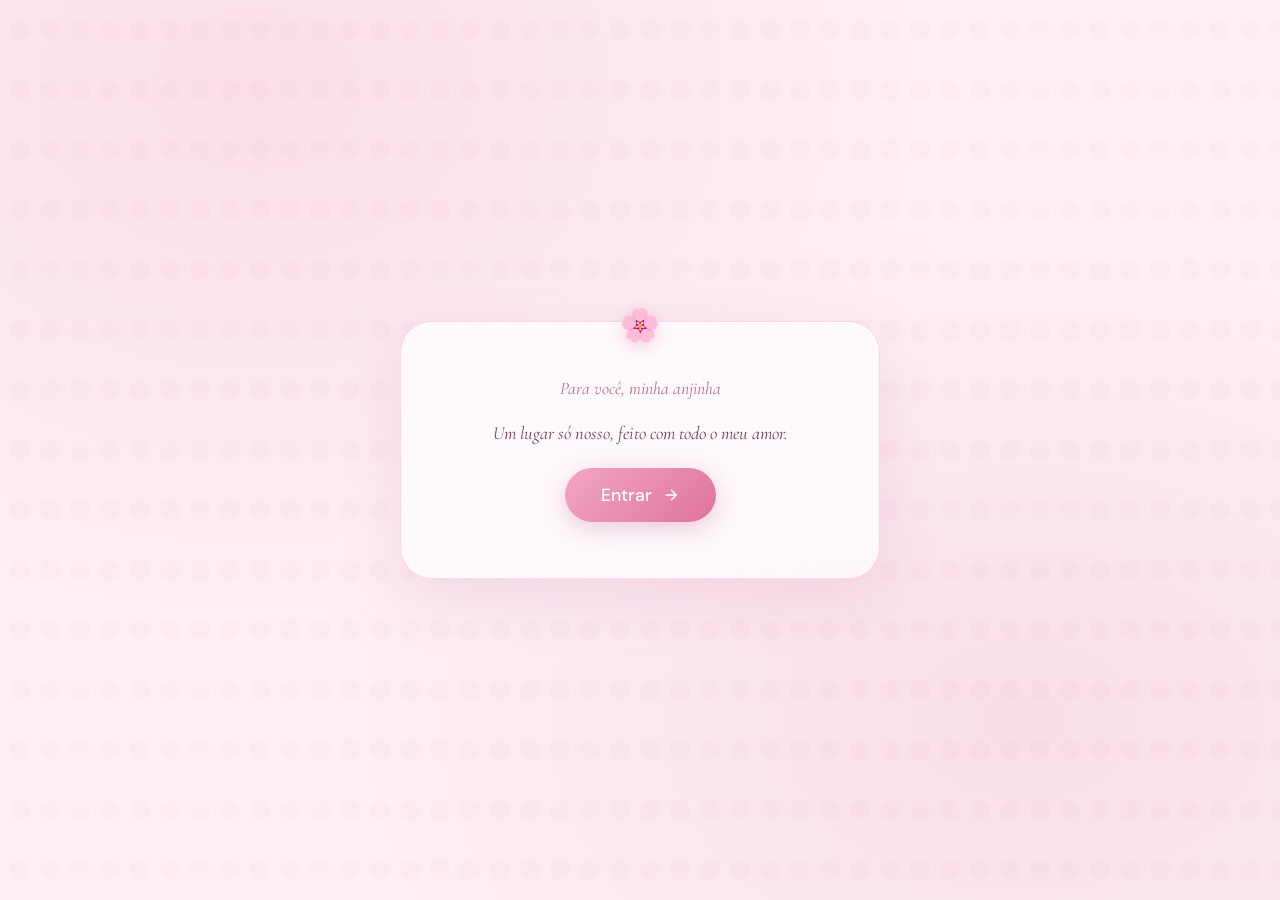
<file: index.html>
<!DOCTYPE html>
<html lang="pt-BR">
<head>
  <meta charset="UTF-8">
  <meta name="viewport" content="width=device-width, initial-scale=1.0">
  <link rel="stylesheet" href="./css/home.css">
  <link rel="stylesheet" href="./css/index.css">
  <title>Rua da Saudade N°29</title>
</head>
<body>
  <div class="petals-container" id="petals"></div>

  <main class="home-main">
    <div class="home-card">
      <p class="home-sub">Para você, minha anjinha</p>
      <p class="home-quote">Um lugar só nosso, feito com todo o meu amor.</p>
      <button class="btn-enter" onclick="window.location.href='./html/pageOne.html'">
        <span>Entrar</span>
        <svg width="18" height="18" viewBox="0 0 24 24" fill="none" stroke="currentColor" stroke-width="2"><path d="M5 12h14M12 5l7 7-7 7"/></svg>
      </button>
    </div>
  </main>
</body>
</html>
</file>
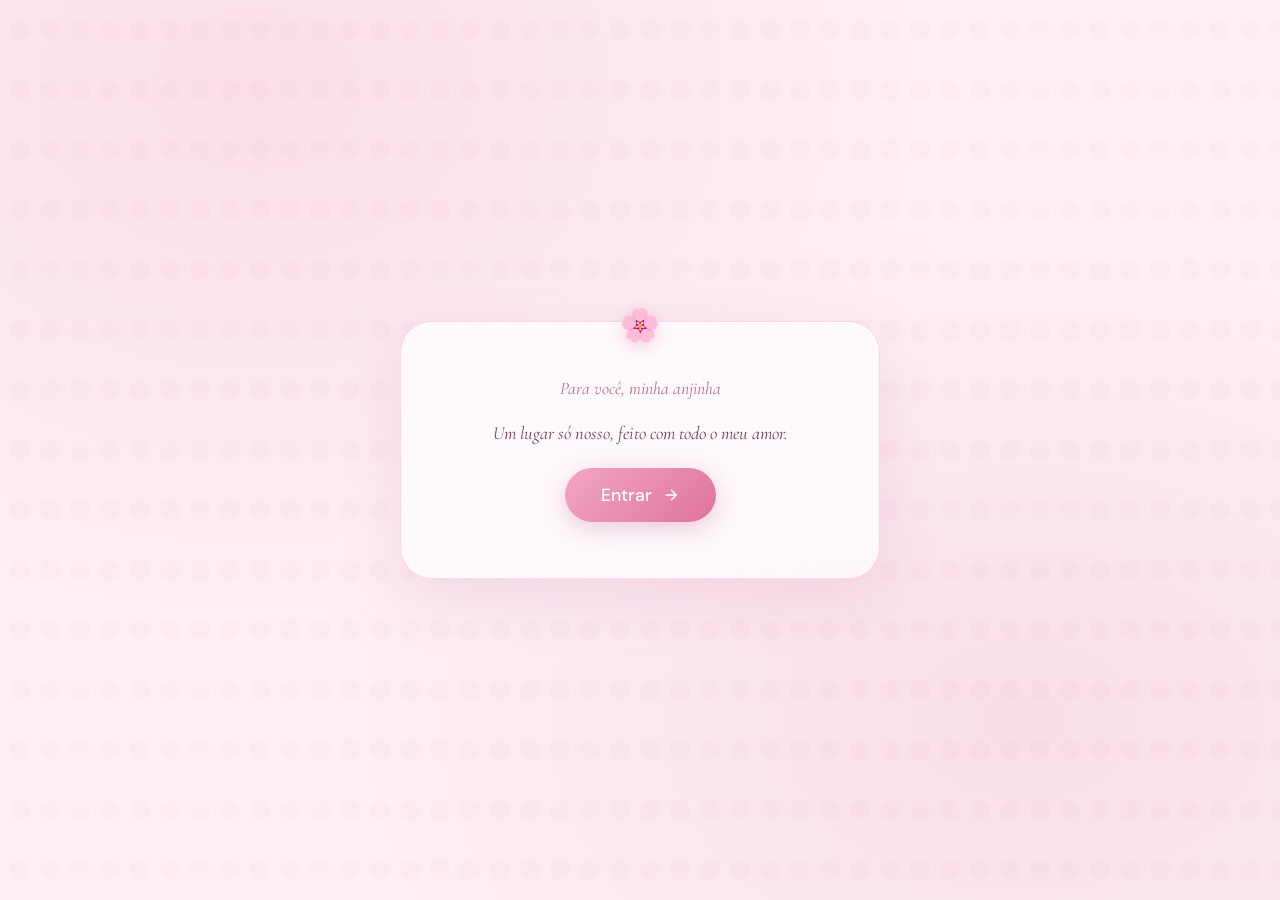
<file: html/index.html>
<!DOCTYPE html>
<html lang="pt-BR">
<head>
  <meta charset="UTF-8">
  <meta name="viewport" content="width=device-width, initial-scale=1.0">
  <link rel="stylesheet" href="../css/home.css">
  <link rel="stylesheet" href="../css/index.css">
  <title>Rua da Saudade N°29</title>
</head>
<body>
  <div class="petals-container" id="petals"></div>

  <main class="home-main">
    <div class="home-card">
      <p class="home-sub">Para você, minha anjinha</p>
      <p class="home-quote">Um lugar só nosso, feito com todo o meu amor.</p>
      <button class="btn-enter" onclick="window.location.href='pageOne.html'">
        <span>Entrar</span>
        <svg width="18" height="18" viewBox="0 0 24 24" fill="none" stroke="currentColor" stroke-width="2"><path d="M5 12h14M12 5l7 7-7 7"/></svg>
      </button>
    </div>
  </main>
</body>
</html>
</file>
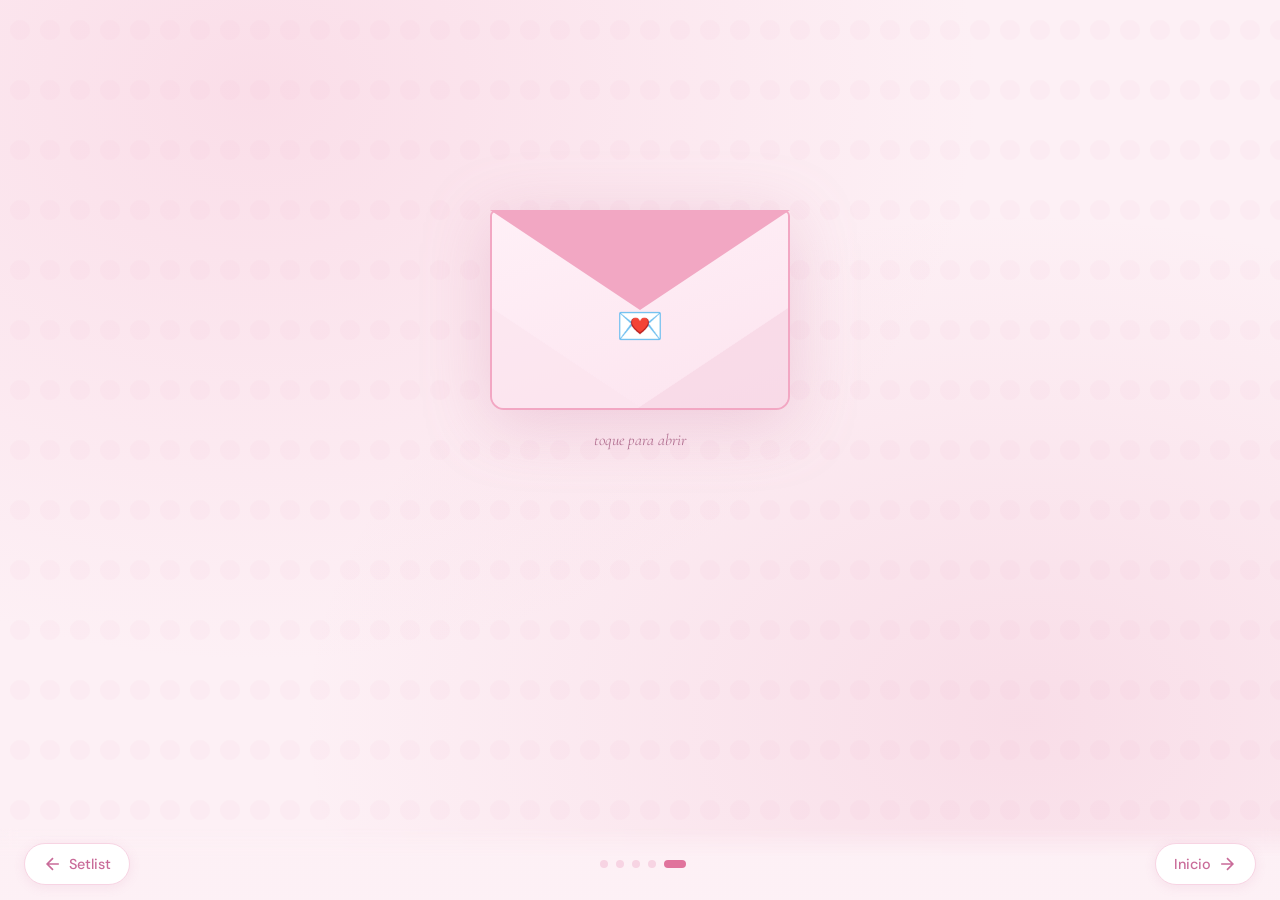
<file: html/carta.html>
<!DOCTYPE html>
<html lang="pt-BR">
<head>
  <meta charset="UTF-8">
  <meta name="viewport" content="width=device-width, initial-scale=1.0">
  <link rel="stylesheet" href="../css/home.css">
  <link rel="stylesheet" href="../css/carta.css">
  <title>Carta para Você</title>
</head>
<body>
  <div class="petals-container" id="petals"></div>

  <main>

    <!-- ENVELOPE -->
    <div class="envelope-wrapper" id="envelopeWrapper">
      <div class="envelope-scene">
        <div class="envelope" id="envelope" onclick="abrirCarta()">
          <div class="envelope-flap"></div>
          <div class="envelope-body">
            <div class="envelope-lines">
              <span></span><span></span><span></span>
            </div>
            <div class="envelope-seal">💌</div>
          </div>
          <div class="envelope-shadow"></div>
        </div>
        <p class="envelope-hint">toque para abrir</p>
      </div>
    </div>

    <!-- CARTA -->
    <div class="carta-wrapper hidden" id="cartaWrapper">
      <div class="carta-paper">

        <div class="carta-header">
          <span class="carta-deco">✦ &nbsp; ✦ &nbsp; ✦</span>
          <p class="carta-date">20 de Março de 2026</p>
        </div>

        <p class="carta-saudacao">Minha vida,</p>

        <div class="carta-body">
          <p>Nada jamais vai explicar o que foram esses (mais de) 2 meses ao seu lado, você me fez ser eu de novo, você faz algo que só você consegue e eu não sei nem dizer o que é, não só comigo, mas com tudo em minha volta, como se tudo ressonasse um pouco mais bonito, ter planos, enxergar um motivo, querer algo…</p>

          <p>E esse algo é você! Isso é a forma mais resumida que eu consigo dizer o que quero, porque eu sei que se não tiver você não vai valer a pena.</p>

          <p>Eu posso ser bem ignorante dizendo isso, mas às vezes acho que quando você diz que É o Yonlu você tá certa, mesmo que ele devesse demorar mais pra voltar, quem garante que alguém como você não devesse vir ao mundo de novo? Eu acho que sim, se você não existisse o que seria de mim? O que seria da rabugentice do Fred? Quem conseguiria ocupar o seu lugar?</p>

          <p>Ninguém, ninguém conseguiria, porque ninguém jamais vai ser alguém como você, alguém com tanto carinho e amor guardado dentro de si, e que eu sou tão grato por poder vivenciá-los.</p>

          <p>Enquanto escrevo isso só penso nas memórias que ainda vamos criar, como daqui algumas horas, de como sempre vamos lembrar como o nosso primeiro show do Deftones, o nosso primeiro Lollapalooza, <em>juntos</em>, e nas infinitas memórias que já temos, tanto tempo que passou tão rápido.</p>
        </div>

        <p class="carta-fechamento">Pra mais linda e perfeita garota que o mundo já conheceu.</p>

        <div class="carta-footer">
          <span class="carta-deco small">✦ &nbsp; ✦ &nbsp; ✦</span>
        </div>

      </div>
    </div>

  </main>

  <!-- NAV: index(0) · pageOne(1) · galeria(2) · carta(3✦) · setlist(4) -->
  <nav class="page-nav">
    <a href="setlist.html" class="nav-btn nav-prev">
      <svg width="20" height="20" viewBox="0 0 24 24" fill="none" stroke="currentColor" stroke-width="2"><path d="M19 12H5M12 19l-7-7 7-7"/></svg>
      <span>Setlist</span>
    </a>
    <div class="nav-dots">
      <a href="../index.html"   class="dot"></a>
      <a href="pageOne.html" class="dot"></a>
      <a href="galeria.html" class="dot"></a>
      <a href="setlist.html" class="dot"></a>
      <span                  class="dot active"></span>
    </div>
    <a href="../index.html" class="nav-btn nav-next">
      <span>Inicio</span>
      <svg width="20" height="20" viewBox="0 0 24 24" fill="none" stroke="currentColor" stroke-width="2"><path d="M5 12h14M12 5l7 7-7 7"/></svg>
    </a>
  </nav>

  <script src="../js/carta.js"></script>
</body>
</html>
</file>
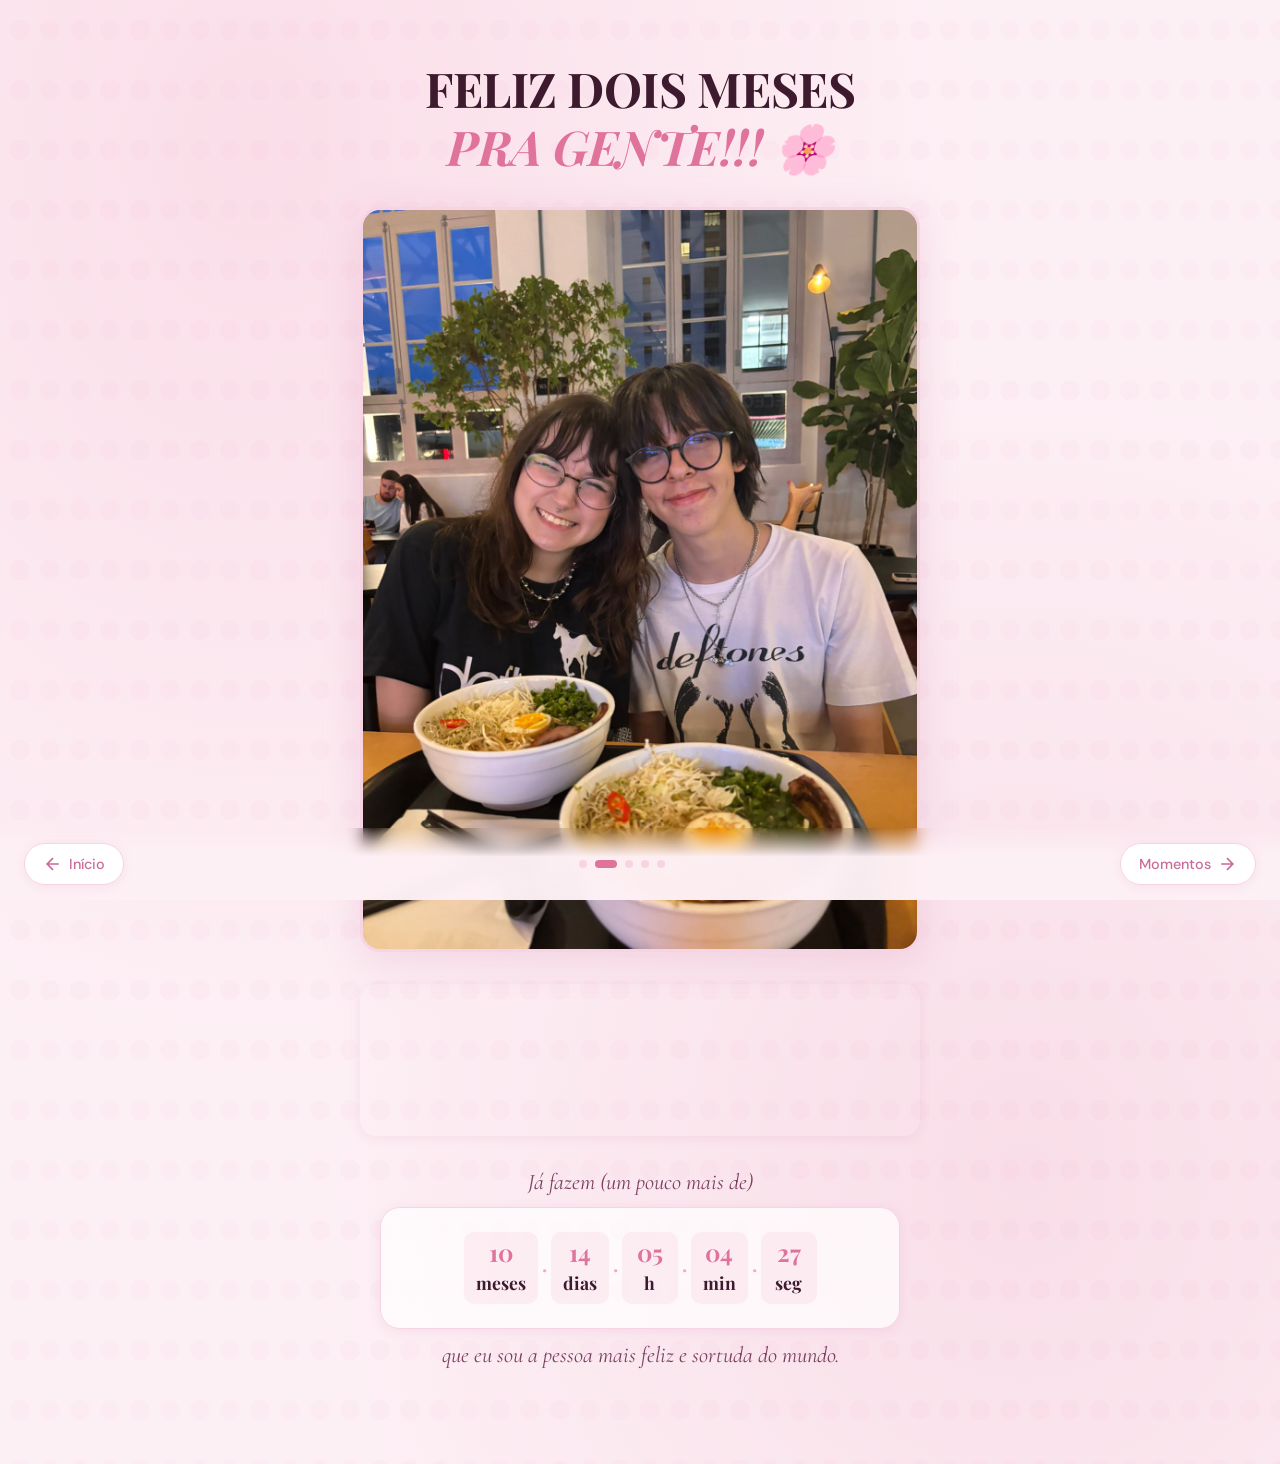
<file: html/pageOne.html>
<!DOCTYPE html>
<html lang="pt-BR">
<head>
  <meta charset="UTF-8">
  <meta name="viewport" content="width=device-width, initial-scale=1.0">
  <link rel="stylesheet" href="../css/home.css">
  <link rel="stylesheet" href="../css/pageOne.css">
  <title>Nosso Tempo</title>
</head>
<body>
  <div class="petals-container" id="petals"></div>

  <main>
    <h1 class="page-title">FELIZ DOIS MESES<br><span>PRA GENTE!!! 🌸</span></h1>

    <div class="photo-frame">
      <img src="../img/WhatsApp Image 2026-03-18 at 00.55.18.jpeg" alt="Nós dois" onerror="this.style.display='none'">
    </div>

    <iframe class="spotify-iframe"
      src="https://open.spotify.com/embed/track/7x4b0UccXSKBWxWmjcrG2T?utm_source=generator"
      height="152" frameBorder="0" allowfullscreen=""
      allow="autoplay; clipboard-write; encrypted-media; fullscreen; picture-in-picture"
      loading="lazy"></iframe>

    <div class="counter-section">
      <p class="counter-label">Já fazem (um pouco mais de)</p>
      <div id="contador">Carregando...</div>
      <p class="counter-label">que eu sou a pessoa mais feliz e sortuda do mundo.</p>
    </div>
  </main>

  <!-- NAV: index(0) · pageOne(1✦) · galeria(2) · carta(3) · setlist(4) -->
  <nav class="page-nav">
    <a href="../index.html" class="nav-btn nav-prev">
      <svg width="20" height="20" viewBox="0 0 24 24" fill="none" stroke="currentColor" stroke-width="2"><path d="M19 12H5M12 19l-7-7 7-7"/></svg>
      <span>Início</span>
    </a>
    <div class="nav-dots">
      <a href="index.html"   class="dot"></a>
      <span                  class="dot active"></span>
      <a href="galeria.html" class="dot"></a>
      <a href="setlist.html" class="dot"></a>
      <a href="carta.html"   class="dot"></a>
    </div>
    <a href="galeria.html" class="nav-btn nav-next">
      <span>Momentos</span>
      <svg width="20" height="20" viewBox="0 0 24 24" fill="none" stroke="currentColor" stroke-width="2"><path d="M5 12h14M12 5l7 7-7 7"/></svg>
    </a>
  </nav>
  <script src="../js/progPage.js" defer></script>
</body>
</html>
</file>
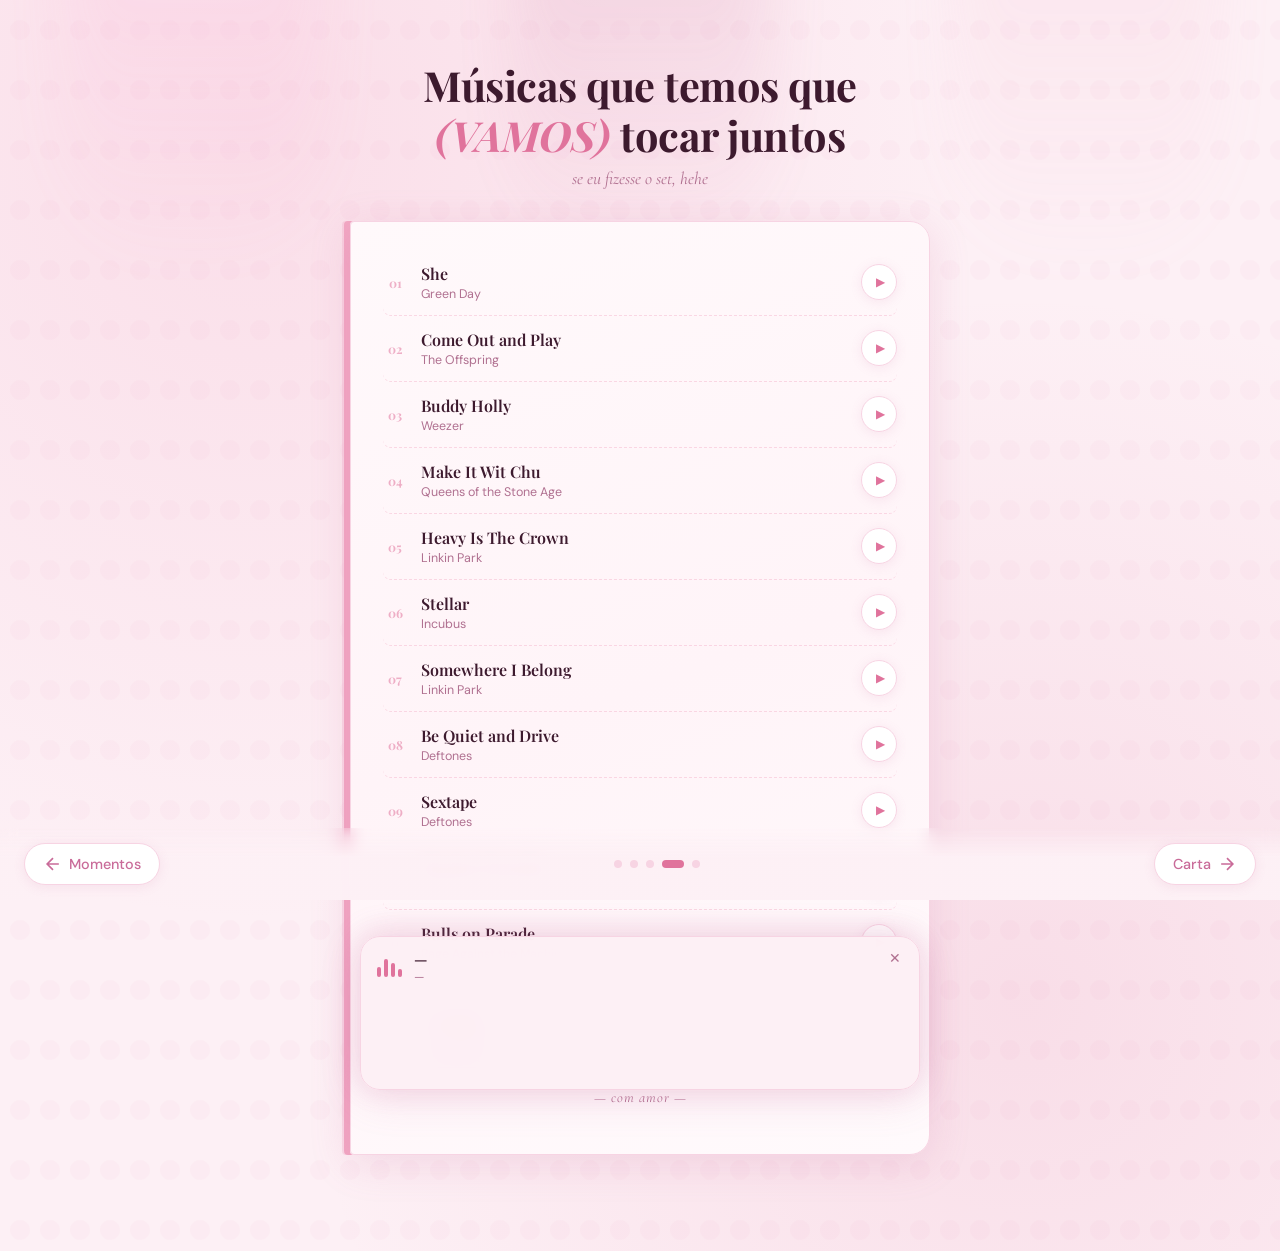
<file: html/setlist.html>
<!DOCTYPE html>
<html lang="pt-BR">
<head>
  <meta charset="UTF-8">
  <meta name="viewport" content="width=device-width, initial-scale=1.0">
  <link rel="stylesheet" href="../css/home.css">
  <link rel="stylesheet" href="../css/setlist.css">
  <title>Setlist</title>
</head>
<body>
  <div class="petals-container" id="petals"></div>
  <div class="stage-lights" aria-hidden="true">
    <div class="light l1"></div>
    <div class="light l2"></div>
    <div class="light l3"></div>
  </div>

  <main>
    <div class="setlist-header">
      <h1 class="setlist-title">Músicas que temos que<br><em>(VAMOS)</em> tocar juntos</h1>
      <p class="setlist-sub">se eu fizesse o set, hehe</p>
    </div>

    <div class="setlist-paper-wrapper">
    <div class="setlist-paper">

      <ol class="setlist-tracks">
        <li class="track" data-num="01">
          <div class="track-info">
            <span class="track-name">She</span>
            <span class="track-artist">Green Day</span>
          </div>
          <button class="track-play" data-src="https://open.spotify.com/embed/track/4wsQGsdf8D0Bj26cGdvreB?utm_source=generator">▶</button>
        </li>
        <li class="track" data-num="02">
          <div class="track-info">
            <span class="track-name">Come Out and Play</span>
            <span class="track-artist">The Offspring</span>
          </div>
          <button class="track-play" data-src="https://open.spotify.com/embed/track/5JJDu0Z5DKe7mR31MGksSg?utm_source=generator">▶</button>
        </li>
        <li class="track" data-num="03">
          <div class="track-info">
            <span class="track-name">Buddy Holly</span>
            <span class="track-artist">Weezer</span>
          </div>
          <button class="track-play" data-src="https://open.spotify.com/embed/track/3mwvKOyMmG77zZRunnxp9E?utm_source=generator">▶</button>
        </li>
        <li class="track" data-num="04">
          <div class="track-info">
            <span class="track-name">Make It Wit Chu</span>
            <span class="track-artist">Queens of the Stone Age</span>
          </div>
          <button class="track-play" data-src="https://open.spotify.com/embed/track/6GyDY0yE47rfk8pcuKhioh?utm_source=generator">▶</button>
        </li>
        <li class="track" data-num="05">
          <div class="track-info">
            <span class="track-name">Heavy Is The Crown</span>
            <span class="track-artist">Linkin Park</span>
          </div>
          <button class="track-play" data-src="https://open.spotify.com/embed/track/2HBBM75Xv3o2Mqdyh1NcM0?utm_source=generator">▶</button>
        </li>
        <li class="track" data-num="06">
          <div class="track-info">
            <span class="track-name">Stellar</span>
            <span class="track-artist">Incubus</span>
          </div>
          <button class="track-play" data-src="https://open.spotify.com/embed/track/6ISuXA3UCPMtsyEUGUTAyn?utm_source=generator">▶</button>
        </li>
        <li class="track" data-num="07">
          <div class="track-info">
            <span class="track-name">Somewhere I Belong</span>
            <span class="track-artist">Linkin Park</span>
          </div>
          <button class="track-play" data-src="https://open.spotify.com/embed/track/3agtg0x11wPvLIWkYR39nZ?utm_source=generator">▶</button>
        </li>
        <li class="track" data-num="08">
          <div class="track-info">
            <span class="track-name">Be Quiet and Drive</span>
            <span class="track-artist">Deftones</span>
          </div>
          <button class="track-play" data-src="https://open.spotify.com/embed/track/4Uiw0Sl9yskBaC6P4DcdVD?utm_source=generator">▶</button>
        </li>
        <li class="track" data-num="09">
          <div class="track-info">
            <span class="track-name">Sextape</span>
            <span class="track-artist">Deftones</span>
          </div>
          <button class="track-play" data-src="https://open.spotify.com/embed/track/1EryAkZ0VHstC6haIxVBiE?utm_source=generator">▶</button>
        </li>
        <li class="track" data-num="10">
          <div class="track-info">
            <span class="track-name">Menina Estranha</span>
            <span class="track-artist">Restart</span>
          </div>
          <button class="track-play" data-src="https://open.spotify.com/embed/track/5ltKcubb4XyraT99idcCZX?utm_source=generator">▶</button>
        </li>
        <li class="track" data-num="11">
          <div class="track-info">
            <span class="track-name">Bulls on Parade</span>
            <span class="track-artist">Rage Against the Machine</span>
          </div>
          <button class="track-play" data-src="https://open.spotify.com/embed/track/0tZ3mElWcr74OOhKEiNz1x?utm_source=generator">▶</button>
        </li>
        <li class="track encore" data-num="✦">
          <div class="track-info">
            <span class="track-name">Everlong</span>
            <span class="track-artist">Foo Fighters</span>
            <span class="encore-tag">encore</span>
          </div>
          <button class="track-play" data-src="https://open.spotify.com/embed/track/5UWwZ5lm5PKu6eKsHAGxOk?utm_source=generator">▶</button>
        </li>
      </ol>

      <div class="paper-footer"><span> — com amor — </span></div>
    </div><!-- /setlist-paper -->
    </div><!-- /setlist-paper-wrapper -->

    <!-- Sticky player -->
    <div class="sticky-player" id="stickyPlayer">
      <div class="sp-info">
        <div class="sp-bars"><span></span><span></span><span></span><span></span></div>
        <div class="sp-text">
          <span class="sp-name"   id="spName">—</span>
          <span class="sp-artist" id="spArtist">—</span>
        </div>
      </div>
      <iframe id="stickyEmbed" src="" frameBorder="0" allowfullscreen=""
        allow="autoplay; clipboard-write; encrypted-media; fullscreen; picture-in-picture"
        loading="lazy"></iframe>
      <button class="sp-close" id="spClose" aria-label="Fechar player">✕</button>
    </div>
  </main>

  <!-- NAV: index(0) · pageOne(1) · galeria(2) · carta(3) · setlist(4✦) -->
  <nav class="page-nav">
    <a href="galeria.html" class="nav-btn nav-prev">
      <svg width="20" height="20" viewBox="0 0 24 24" fill="none" stroke="currentColor" stroke-width="2"><path d="M19 12H5M12 19l-7-7 7-7"/></svg>
      <span>Momentos</span>
    </a>
    <div class="nav-dots">
      <a href="../index.html"   class="dot"></a>
      <a href="pageOne.html" class="dot"></a>
      <a href="galeria.html" class="dot"></a>
      <span                  class="dot active"></span>
      <a href="carta.html"   class="dot"></a>
    </div>
    <a href="carta.html" class="nav-btn nav-next">
      <span>Carta</span>
      <svg width="20" height="20" viewBox="0 0 24 24" fill="none" stroke="currentColor" stroke-width="2"><path d="M5 12h14M12 5l7 7-7 7"/></svg>
    </a>
  </nav>
  <script src="../js/setlist.js"></script>
</body>
</html>
</file>
<file: css/home.css>
/* ===== IMPORTS ===== */
@import url('https://fonts.googleapis.com/css2?family=Playfair+Display:ital,wght@0,400;0,700;1,400;1,700&family=Cormorant+Garamond:ital,wght@0,300;0,400;0,600;1,300;1,400&family=DM+Sans:wght@300;400;500&display=swap');

/* ===== VARIABLES ===== */
:root {
  --rose:       #f2a7c3;
  --rose-deep:  #e0739c;
  --rose-light: #fce4ef;
  --blush:      #fdf0f5;
  --petal:      #f7d4e3;
  --mauve:      #c96b99;
  --text-dark:  #3d1a2e;
  --text-mid:   #7a4060;
  --text-light: #b07090;
  --white:      #ffffff;
  --card-bg:    rgba(255,255,255,0.72);
  --shadow:     0 8px 40px rgba(201,107,153,0.18);
  --shadow-sm:  0 2px 12px rgba(201,107,153,0.12);
  --nav-h:      72px;
}

/* ===== RESET ===== */
*, *::before, *::after { box-sizing: border-box; margin: 0; padding: 0; }
html { scroll-behavior: smooth; }

/* ===== BODY ===== */
body {
  background-color: var(--blush);
  background-image:
    radial-gradient(ellipse at 20% 10%, rgba(242,167,195,0.25) 0%, transparent 50%),
    radial-gradient(ellipse at 80% 80%, rgba(224,115,156,0.15) 0%, transparent 50%),
    url("data:image/svg+xml,%3Csvg width='60' height='60' viewBox='0 0 60 60' xmlns='http://www.w3.org/2000/svg'%3E%3Cg fill='none' fill-rule='evenodd'%3E%3Cg fill='%23f2a7c3' fill-opacity='0.07'%3E%3Cpath d='M30 30c0-5.523-4.477-10-10-10S10 24.477 10 30s4.477 10 10 10 10-4.477 10-10zm10 0c0 5.523 4.477 10 10 10s10-4.477 10-10-4.477-10-10-10-10 4.477-10 10z'/%3E%3C/g%3E%3C/g%3E%3C/svg%3E");
  font-family: 'DM Sans', sans-serif;
  color: var(--text-dark);
  min-height: 100vh;
  overflow-x: hidden;
}

/* ===== PETALS ===== */
.petals-container {
  position: fixed; inset: 0;
  pointer-events: none; z-index: 0; overflow: hidden;
}
.petal {
  position: absolute; top: -40px;
  width: 12px; height: 12px;
  background: radial-gradient(circle at 40% 30%, #fce4ef, #f2a7c3);
  border-radius: 50% 0 50% 0; opacity: 0;
  animation: fall linear infinite;
}
@keyframes fall {
  0%   { transform: translateY(-40px) rotate(0deg);   opacity: 0; }
  10%  { opacity: 0.7; }
  90%  { opacity: 0.5; }
  100% { transform: translateY(110vh) rotate(720deg); opacity: 0; }
}

/* ===== MAIN ===== */
main {
  position: relative; z-index: 1;
  max-width: min(700px, 100%);
  margin: 0 auto;
  padding: clamp(32px,6vw,60px) clamp(16px,4vw,24px) calc(var(--nav-h) + 24px);
  display: flex; flex-direction: column;
  align-items: center;
  gap: clamp(20px,4vw,32px);
}

/* ===== SHARED TYPOGRAPHY ===== */
.page-title {
  font-family: 'Playfair Display', serif;
  font-size: clamp(1.6rem, 5vw, 3rem);
  font-weight: 700; color: var(--text-dark);
  text-align: center; line-height: 1.2; letter-spacing: -0.5px;
}
.page-title span { color: var(--rose-deep); font-style: italic; }

.page-sub {
  font-family: 'Cormorant Garamond', serif;
  font-size: clamp(1rem, 3vw, 1.25rem);
  font-style: italic; color: var(--text-mid); text-align: center;
}

/* ===== PHOTO FRAME ===== */
.photo-frame {
  width: 100%; max-width: 560px;
  border-radius: 20px; overflow: hidden;
  box-shadow: var(--shadow); border: 3px solid var(--petal);
  background: var(--petal); min-height: 160px;
  display: flex; align-items: center; justify-content: center;
}
.photo-frame img { width: 100%; display: block; }

/* ===== COUNTER ===== */
.counter-section {
  text-align: center; display: flex; flex-direction: column;
  align-items: center; gap: 12px; width: 100%;
}
.counter-label {
  font-family: 'Cormorant Garamond', serif;
  font-size: clamp(1.1rem, 3vw, 1.4rem);
  font-style: italic; color: var(--text-mid);
}
#contador {
  font-family: 'Playfair Display', serif;
  font-size: clamp(0.85rem, 2.5vw, 1.1rem);
  font-weight: 700; color: var(--text-dark);
  background: var(--card-bg); border: 1.5px solid var(--petal);
  padding: clamp(14px,3vw,24px) clamp(16px,4vw,40px);
  border-radius: 20px; box-shadow: var(--shadow-sm); line-height: 2;
  width: 100%; max-width: 520px;
}

/* ===== SPOTIFY EMBED ===== */
.spotify-iframe {
  width: 100%; max-width: 560px;
  border-radius: 16px; box-shadow: var(--shadow-sm); display: block;
  height: 152px;
}

/* ===== NAV ===== */
.page-nav {
  position: fixed; bottom: 0; left: 0; right: 0;
  z-index: 100; height: var(--nav-h);
  display: flex; align-items: center; justify-content: space-between;
  padding: 0 clamp(12px,4vw,24px) env(safe-area-inset-bottom, 0px);
  background: linear-gradient(to top, rgba(253,240,245,0.98) 60%, transparent);
  backdrop-filter: blur(8px); -webkit-backdrop-filter: blur(8px);
}
.nav-btn {
  display: flex; align-items: center; gap: 6px;
  text-decoration: none; font-family: 'DM Sans', sans-serif;
  font-size: clamp(0.78rem, 2.5vw, 0.9rem); font-weight: 500;
  color: var(--mauve); background: var(--white);
  border: 1.5px solid var(--petal);
  padding: clamp(8px,2vw,10px) clamp(12px,3vw,18px);
  border-radius: 50px; box-shadow: var(--shadow-sm); transition: all 0.2s ease;
  white-space: nowrap;
}
.nav-btn:hover { background: var(--rose-light); transform: translateY(-2px); box-shadow: var(--shadow); }
.nav-dots { display: flex; gap: clamp(5px,1.5vw,8px); align-items: center; }
.dot {
  width: 8px; height: 8px; border-radius: 50%;
  background: var(--petal); text-decoration: none;
  display: inline-block; transition: all 0.2s ease; flex-shrink: 0;
}
.dot:hover { background: var(--rose-deep); transform: scale(1.3); }
.dot.active { background: var(--rose-deep); width: 22px; border-radius: 4px; }

/* ===== ENTER BUTTON ===== */
.btn-enter {
  display: inline-flex; align-items: center; gap: 10px;
  background: linear-gradient(135deg, var(--rose), var(--rose-deep));
  color: white; border: none; border-radius: 50px;
  padding: clamp(12px,3vw,16px) clamp(24px,5vw,36px);
  font-size: clamp(0.95rem, 2.5vw, 1.1rem);
  font-family: 'DM Sans', sans-serif; font-weight: 500; cursor: pointer;
  box-shadow: 0 6px 24px rgba(201,107,153,0.35); transition: all 0.3s ease;
}
.btn-enter:hover { transform: translateY(-3px); box-shadow: 0 10px 32px rgba(201,107,153,0.45); }

/* ===== SCROLLBAR ===== */
::-webkit-scrollbar { width: 4px; }
::-webkit-scrollbar-track { background: var(--blush); }
::-webkit-scrollbar-thumb { background: var(--petal); border-radius: 2px; }
::-webkit-scrollbar-thumb:hover { background: var(--rose); }

/* ===== RESPONSIVE ===== */
@media (max-width: 480px) {
  .nav-btn span { display: none; }
  .nav-btn { padding: 9px 12px; }
  .dot { width: 7px; height: 7px; }
  .dot.active { width: 18px; }
}
</file>
<file: css/index.css>
/* ===== INDEX PAGE ===== */
.home-main {
  position: relative; z-index: 1;
  min-height: 100vh; display: flex;
  align-items: center; justify-content: center;
  padding: clamp(24px,5vw,40px) clamp(16px,4vw,24px);
}

.home-card {
  position: relative;
  background: rgba(255,255,255,0.75);
  backdrop-filter: blur(16px); -webkit-backdrop-filter: blur(16px);
  border: 1.5px solid rgba(242,167,195,0.4);
  border-radius: clamp(20px,4vw,32px);
  padding: clamp(36px,7vw,56px) clamp(24px,6vw,52px);
  max-width: 480px; width: 100%; text-align: center;
  box-shadow: 0 20px 60px rgba(201,107,153,0.15), 0 1px 0 rgba(255,255,255,0.8) inset;
  display: flex; flex-direction: column; align-items: center;
  gap: clamp(14px,3vw,20px);
  animation: fadeUp 1s ease both;
}
.home-card::before {
  content: '🌸'; position: absolute; top: -18px; left: 50%;
  transform: translateX(-50%); font-size: clamp(1.5rem,4vw,2rem);
  filter: drop-shadow(0 4px 8px rgba(201,107,153,0.3));
}

@keyframes fadeUp {
  from { opacity: 0; transform: translateY(30px); }
  to   { opacity: 1; transform: translateY(0); }
}

.home-deco {
  font-size: clamp(1rem,3vw,1.4rem); color: var(--rose-deep);
  letter-spacing: 8px; animation: fadeUp 1s 0.1s ease both;
}
.home-sub {
  font-family: 'Cormorant Garamond', serif; font-style: italic;
  font-size: clamp(0.95rem,2.5vw,1.1rem); color: var(--text-light);
  animation: fadeUp 1s 0.2s ease both;
}
.home-title {
  font-family: 'Playfair Display', serif;
  font-size: clamp(1.9rem,7vw,3.4rem);
  font-weight: 700; color: var(--text-dark);
  line-height: 1.1; letter-spacing: -1px;
  animation: fadeUp 1s 0.3s ease both;
}
.home-title span { font-style: italic; color: var(--rose-deep); }
.home-quote {
  font-family: 'Cormorant Garamond', serif; font-style: italic;
  font-size: clamp(0.98rem,2.5vw,1.15rem); color: var(--text-mid);
  line-height: 1.6; animation: fadeUp 1s 0.4s ease both;
}
.btn-enter { animation: fadeUp 1s 0.5s ease both; }
</file>
<file: css/carta.css>
/* ===== CARTA PAGE ===== */
@keyframes fadeUp {
  from { opacity: 0; transform: translateY(28px); }
  to   { opacity: 1; transform: translateY(0); }
}
@keyframes letterOpen {
  from { opacity: 0; transform: translateY(20px) scale(0.97); }
  to   { opacity: 1; transform: translateY(0) scale(1); }
}

/* ===== ENVELOPE ===== */
.envelope-wrapper {
  display: flex; align-items: center; justify-content: center;
  min-height: 60vh; animation: fadeUp 0.8s ease both;
  transition: opacity 0.5s ease, transform 0.5s ease;
}
.envelope-scene {
  display: flex; flex-direction: column; align-items: center;
  gap: clamp(14px,3vw,20px);
}

.envelope {
  width: clamp(220px,60vw,300px);
  height: clamp(148px,40vw,200px);
  position: relative; cursor: pointer;
  transition: transform 0.3s ease;
  filter: drop-shadow(0 12px 32px rgba(201,107,153,0.25));
}
.envelope:hover { transform: translateY(-6px) scale(1.02); }

.envelope-body {
  position: absolute; inset: 0;
  background: linear-gradient(160deg, #fff0f7, #fce4ef);
  border-radius: 6px 6px 14px 14px;
  border: 2px solid var(--rose);
  display: flex; flex-direction: column;
  align-items: center; justify-content: center;
  gap: clamp(10px,2vw,14px); overflow: hidden;
}
.envelope-lines {
  display: flex; flex-direction: column; gap: 6px;
  width: clamp(50px,15vw,80px); opacity: 0.35;
}
.envelope-lines span {
  display: block; height: 2px; border-radius: 1px;
  background: var(--rose-deep);
}
.envelope-lines span:nth-child(1) { width: 100%; }
.envelope-lines span:nth-child(2) { width: 70%; margin: 0 auto; }
.envelope-lines span:nth-child(3) { width: 45%; margin: 0 auto; }

.envelope-seal {
  font-size: clamp(1.8rem,5vw,2.4rem);
  animation: sealPulse 2.2s ease infinite; line-height: 1;
}
@keyframes sealPulse {
  0%, 100% { transform: scale(1) rotate(-4deg); }
  50%       { transform: scale(1.1) rotate(4deg); }
}

.envelope-flap {
  position: absolute; top: 0; left: 0; width: 0; height: 0;
  border-left: clamp(110px,30vw,150px) solid transparent;
  border-right: clamp(110px,30vw,150px) solid transparent;
  border-top: clamp(74px,20vw,100px) solid var(--rose);
  z-index: 3; transform-origin: top center;
  transition: transform 0.7s cubic-bezier(0.4,0,0.2,1);
}
.envelope.open .envelope-flap { transform: rotateX(180deg); }

.envelope-body::before, .envelope-body::after {
  content: ''; position: absolute; bottom: 0; width: 0; height: 0;
}
.envelope-body::before {
  left: 0;
  border-bottom: clamp(74px,20vw,100px) solid var(--rose-light);
  border-right: clamp(110px,30vw,150px) solid transparent; opacity: 0.6;
}
.envelope-body::after {
  right: 0;
  border-bottom: clamp(74px,20vw,100px) solid var(--petal);
  border-left: clamp(110px,30vw,150px) solid transparent; opacity: 0.6;
}

.envelope-hint {
  font-family: 'Cormorant Garamond', serif; font-style: italic;
  font-size: clamp(0.88rem,2.5vw,1rem); color: var(--text-light);
  animation: breathe 3s ease infinite;
}
@keyframes breathe {
  0%, 100% { opacity: 0.6; }
  50%       { opacity: 1; }
}

/* ===== CARTA ===== */
.carta-wrapper {
  width: 100%; max-width: 600px;
  animation: letterOpen 0.8s ease both;
}
.carta-wrapper.hidden { display: none; }

.carta-paper {
  background: linear-gradient(160deg, #fffdfe 0%, #fff6f9 60%, #fffafb 100%);
  border: 1.5px solid var(--petal);
  border-radius: 4px clamp(16px,4vw,24px) clamp(16px,4vw,24px) clamp(16px,4vw,24px);
  padding: clamp(28px,6vw,52px) clamp(20px,5vw,48px) clamp(24px,5vw,44px);
  box-shadow:
    var(--shadow),
    0 1px 0 rgba(255,255,255,0.95) inset,
    -4px 0 0 var(--rose),
    -6px 0 0 rgba(242,167,195,0.3);
  position: relative;
}
.carta-paper::after {
  content: ''; position: absolute; top: 0; right: 0;
  width: clamp(36px,8vw,52px); height: clamp(36px,8vw,52px);
  background: linear-gradient(225deg, var(--petal) 50%, transparent 50%);
  border-radius: 0 clamp(16px,4vw,24px) 0 0;
}

/* ===== CARTA CONTENT ===== */
.carta-header {
  display: flex; flex-direction: column; align-items: center;
  gap: 6px; margin-bottom: clamp(20px,4vw,32px);
}
.carta-deco {
  font-size: clamp(0.75rem,2vw,0.85rem); color: var(--rose);
  letter-spacing: clamp(4px,2vw,8px); text-align: center; display: block;
}
.carta-deco.small { opacity: 0.7; }
.carta-date {
  font-family: 'Cormorant Garamond', serif; font-style: italic;
  font-size: clamp(0.78rem,2vw,0.88rem); color: var(--text-light); text-align: center;
}
.carta-saudacao {
  font-family: 'Playfair Display', serif;
  font-size: clamp(1.2rem,4vw,1.5rem);
  font-weight: 400; font-style: italic; color: var(--rose-deep);
  margin-bottom: clamp(18px,4vw,28px); display: block;
}
.carta-body {
  display: flex; flex-direction: column;
  gap: clamp(14px,3vw,20px); margin-bottom: clamp(20px,4vw,32px);
}
.carta-body p {
  font-family: 'Cormorant Garamond', serif;
  font-size: clamp(1rem,3vw,1.18rem);
  line-height: clamp(1.7,2.5vw,1.9); color: var(--text-dark);
  text-indent: clamp(1em,3vw,1.8em);
}
.carta-body p em { font-style: italic; color: var(--rose-deep); }

.carta-fechamento {
  font-family: 'Playfair Display', serif;
  font-size: clamp(0.92rem,2.5vw,1.05rem);
  font-style: italic; color: var(--text-mid); text-align: right;
  border-top: 1px solid var(--petal);
  padding-top: clamp(16px,3vw,24px); line-height: 1.7;
}
.carta-footer { text-align: center; margin-top: clamp(18px,4vw,28px); }
</file>
<file: css/pageOne.css>
/* ===== PAGE ONE ===== */
@keyframes fadeUp {
  from { opacity: 0; transform: translateY(24px); }
  to   { opacity: 1; transform: translateY(0); }
}
.page-title   { animation: fadeUp 0.8s ease both; }
.photo-frame  { animation: fadeUp 0.8s 0.1s ease both; }
.spotify-iframe { animation: fadeUp 0.8s 0.2s ease both; }
.counter-section { animation: fadeUp 0.8s 0.3s ease both; width: 100%; }

/* Counter units responsive */
#contador {
  display: flex; flex-wrap: wrap;
  justify-content: center; align-items: center;
  gap: clamp(4px,1.5vw,8px);
}
.cnt-unit {
  display: inline-flex; flex-direction: column; align-items: center;
  background: rgba(242,167,195,0.15); border-radius: 10px;
  padding: clamp(5px,1.5vw,8px) clamp(8px,2vw,14px);
  min-width: clamp(44px,10vw,60px);
}
.cnt-unit strong {
  font-size: clamp(1.1rem,4vw,1.5rem);
  color: var(--rose-deep); line-height: 1.2;
}
.cnt-sep {
  color: var(--rose); font-size: clamp(0.9rem,2.5vw,1.2rem);
  align-self: center;
}

@media (max-width: 380px) {
  .cnt-unit { padding: 4px 7px; min-width: 38px; }
  .cnt-unit strong { font-size: 1rem; }
}
</file>
<file: css/setlist.css>
/* ===== SETLIST PAGE ===== */

/* Stage lights */
.stage-lights {
  position: fixed; top: -60px; left: 0; right: 0;
  height: 340px; pointer-events: none; z-index: 0; overflow: hidden;
}
.light {
  position: absolute; top: 0; width: clamp(160px,30vw,260px); height: 340px;
  border-radius: 0 0 50% 50%; opacity: 0.12; filter: blur(30px);
  animation: sway 6s ease-in-out infinite; transform-origin: top center;
}
.l1 { left: 5%;  background: linear-gradient(to bottom, #ff9ed2, transparent); }
.l2 { left: 40%; background: linear-gradient(to bottom, #c96b99, transparent); animation-delay: -2s; opacity: 0.15; }
.l3 { right: 5%; background: linear-gradient(to bottom, #f2a7c3, transparent); animation-delay: -4s; }
@keyframes sway { 0%,100% { transform: rotate(-6deg); } 50% { transform: rotate(6deg); } }

/* ===== HEADER ===== */
@keyframes fadeUp {
  from { opacity: 0; transform: translateY(20px); }
  to   { opacity: 1; transform: translateY(0); }
}
.setlist-header {
  text-align: center; display: flex; flex-direction: column;
  align-items: center; gap: 8px; animation: fadeUp 0.7s ease both;
}
.setlist-eyebrow {
  font-family: 'DM Sans', sans-serif; font-size: clamp(0.65rem,2vw,0.8rem);
  font-weight: 500; letter-spacing: 3px; text-transform: uppercase; color: var(--rose-deep);
}
.setlist-title {
  font-family: 'Playfair Display', serif;
  font-size: clamp(1.4rem,5vw,2.6rem);
  font-weight: 700; color: var(--text-dark); line-height: 1.2;
  letter-spacing: -0.5px; text-align: center;
}
.setlist-title em { color: var(--rose-deep); font-style: italic; }
.setlist-sub {
  font-family: 'Cormorant Garamond', serif; font-style: italic;
  font-size: clamp(0.95rem,2.5vw,1.1rem); color: var(--text-light);
}

/* ===== PAPER ===== */
.setlist-paper-wrapper {
  width: 100%; max-width: 580px;
  animation: fadeUp 0.7s 0.1s ease both;
}
.setlist-paper {
  width: 100%;
  background: linear-gradient(160deg, #fff9fb 0%, #fff4f8 50%, #fffafc 100%);
  border: 1.5px solid var(--petal);
  border-radius: 4px clamp(12px,3vw,20px) clamp(12px,3vw,20px) 4px;
  box-shadow: var(--shadow), -6px 0 0 var(--rose), -8px 0 0 rgba(242,167,195,0.3);
  padding: clamp(16px,3vw,28px) clamp(14px,3vw,32px);
}

/* ===== TRACKS ===== */
.setlist-tracks { list-style: none; padding: 0; margin: 0; display: flex; flex-direction: column; }
.paper-footer {
  text-align: center; margin-top: 8px; padding-bottom: clamp(12px,3vw,20px);
  font-family: 'Cormorant Garamond', serif; font-style: italic;
  font-size: clamp(0.8rem,2vw,0.9rem); color: var(--text-light); letter-spacing: 1px;
}

.track {
  display: flex; align-items: center; gap: clamp(8px,2vw,14px);
  padding: clamp(10px,2vw,13px) 0;
  border-bottom: 1px dashed rgba(242,167,195,0.4);
  border-radius: 8px; opacity: 0; animation: trackSlide 0.4s ease forwards;
}
.track:last-child { border-bottom: none; }
.track:nth-child(1)  { animation-delay: 0.10s; }
.track:nth-child(2)  { animation-delay: 0.16s; }
.track:nth-child(3)  { animation-delay: 0.22s; }
.track:nth-child(4)  { animation-delay: 0.28s; }
.track:nth-child(5)  { animation-delay: 0.34s; }
.track:nth-child(6)  { animation-delay: 0.40s; }
.track:nth-child(7)  { animation-delay: 0.46s; }
.track:nth-child(8)  { animation-delay: 0.52s; }
.track:nth-child(9)  { animation-delay: 0.58s; }
.track:nth-child(10) { animation-delay: 0.64s; }
.track:nth-child(11) { animation-delay: 0.70s; }
.track:nth-child(12) { animation-delay: 0.76s; }
@keyframes trackSlide {
  from { opacity: 0; transform: translateX(-12px); }
  to   { opacity: 1; transform: translateX(0); }
}

.track::before {
  content: attr(data-num); font-family: 'Playfair Display', serif;
  font-size: clamp(0.65rem,1.8vw,0.78rem); font-weight: 700;
  color: var(--rose-deep); opacity: 0.55;
  min-width: clamp(18px,4vw,24px); text-align: center; flex-shrink: 0;
}
.track-info { flex: 1; display: flex; flex-direction: column; gap: 2px; min-width: 0; }
.track-name {
  font-family: 'Playfair Display', serif; font-size: clamp(0.88rem,2.5vw,1rem);
  font-weight: 600; color: var(--text-dark);
  white-space: nowrap; overflow: hidden; text-overflow: ellipsis;
}
.track-artist {
  font-family: 'DM Sans', sans-serif; font-size: clamp(0.7rem,1.8vw,0.78rem);
  color: var(--text-light); white-space: nowrap; overflow: hidden; text-overflow: ellipsis;
}

.track-play {
  flex-shrink: 0;
  width: clamp(30px,7vw,36px); height: clamp(30px,7vw,36px);
  border-radius: 50%; border: 1.5px solid var(--petal);
  background: white; color: var(--rose-deep);
  font-size: clamp(0.65rem,1.8vw,0.75rem); cursor: pointer;
  display: flex; align-items: center; justify-content: center;
  padding-left: 2px; transition: all 0.2s ease; box-shadow: var(--shadow-sm);
}
.track-play:hover { background: var(--rose-light); border-color: var(--rose-deep); transform: scale(1.12); }
.track-play.playing {
  background: linear-gradient(135deg, var(--rose), var(--rose-deep));
  border-color: var(--rose-deep); color: white;
  animation: pulseBtn 1.5s ease infinite;
}
@keyframes pulseBtn {
  0%,100% { box-shadow: 0 4px 14px rgba(201,107,153,0.4); }
  50%      { box-shadow: 0 4px 22px rgba(201,107,153,0.7); }
}

.track.encore { margin-top: 12px; padding-top: 18px; border-top: 2px solid var(--rose); }
.track.encore::before { opacity: 1; }
.encore-tag {
  font-family: 'DM Sans', sans-serif; font-size: clamp(0.58rem,1.5vw,0.65rem);
  font-weight: 700; letter-spacing: 2px; text-transform: uppercase;
  color: var(--rose-deep); background: var(--rose-light);
  border: 1px solid var(--rose); border-radius: 20px; padding: 2px 8px; width: fit-content;
}

/* ===== STICKY PLAYER ===== */
.sticky-player {
  position: fixed; bottom: clamp(76px,12vw,84px); left: 50%;
  transform: translateX(-50%) translateY(calc(100% + 120px));
  width: min(560px, calc(100vw - clamp(16px,4vw,32px)));
  background: rgba(253,240,245,0.97);
  backdrop-filter: blur(14px); -webkit-backdrop-filter: blur(14px);
  border: 1.5px solid var(--petal); border-radius: clamp(14px,3vw,20px);
  box-shadow: 0 -4px 30px rgba(201,107,153,0.2), var(--shadow);
  padding: clamp(10px,2vw,12px) clamp(12px,3vw,16px) clamp(12px,2vw,14px);
  display: flex; flex-direction: column; gap: 10px;
  z-index: 99; transition: transform 0.4s cubic-bezier(0.34,1.56,0.64,1);
}
.sticky-player.visible { transform: translateX(-50%) translateY(0); }
body.player-open main { padding-bottom: clamp(200px,35vw,240px); }

.sp-info { display: flex; align-items: center; gap: 12px; }
.sp-bars { display: flex; align-items: flex-end; gap: 3px; height: 20px; flex-shrink: 0; }
.sp-bars span {
  display: block; width: 4px; border-radius: 2px;
  background: var(--rose-deep); animation: barBounce 0.8s ease infinite;
}
.sp-bars span:nth-child(1) { height: 10px; }
.sp-bars span:nth-child(2) { height: 18px; animation-delay: 0.15s; }
.sp-bars span:nth-child(3) { height: 14px; animation-delay: 0.3s; }
.sp-bars span:nth-child(4) { height: 8px;  animation-delay: 0.45s; }
@keyframes barBounce { 0%,100% { transform: scaleY(0.4); } 50% { transform: scaleY(1); } }

.sp-text { flex: 1; display: flex; flex-direction: column; min-width: 0; }
.sp-name {
  font-family: 'Playfair Display', serif; font-size: clamp(0.82rem,2.5vw,0.95rem);
  font-weight: 600; color: var(--text-dark);
  white-space: nowrap; overflow: hidden; text-overflow: ellipsis;
}
.sp-artist { font-family: 'DM Sans', sans-serif; font-size: 0.75rem; color: var(--text-light); }
.sp-close {
  position: absolute; top: 10px; right: 12px;
  background: none; border: none; color: var(--text-light);
  font-size: 0.9rem; cursor: pointer; padding: 4px 6px;
  border-radius: 6px; transition: color 0.2s, background 0.2s; line-height: 1;
}
.sp-close:hover { color: var(--rose-deep); background: var(--rose-light); }
#stickyEmbed {
  display: block !important; width: 100% !important; max-width: 100% !important;
  min-width: 0 !important; height: 80px !important;
  border-radius: 10px !important; box-shadow: none !important; border: none !important;
}
</file>
